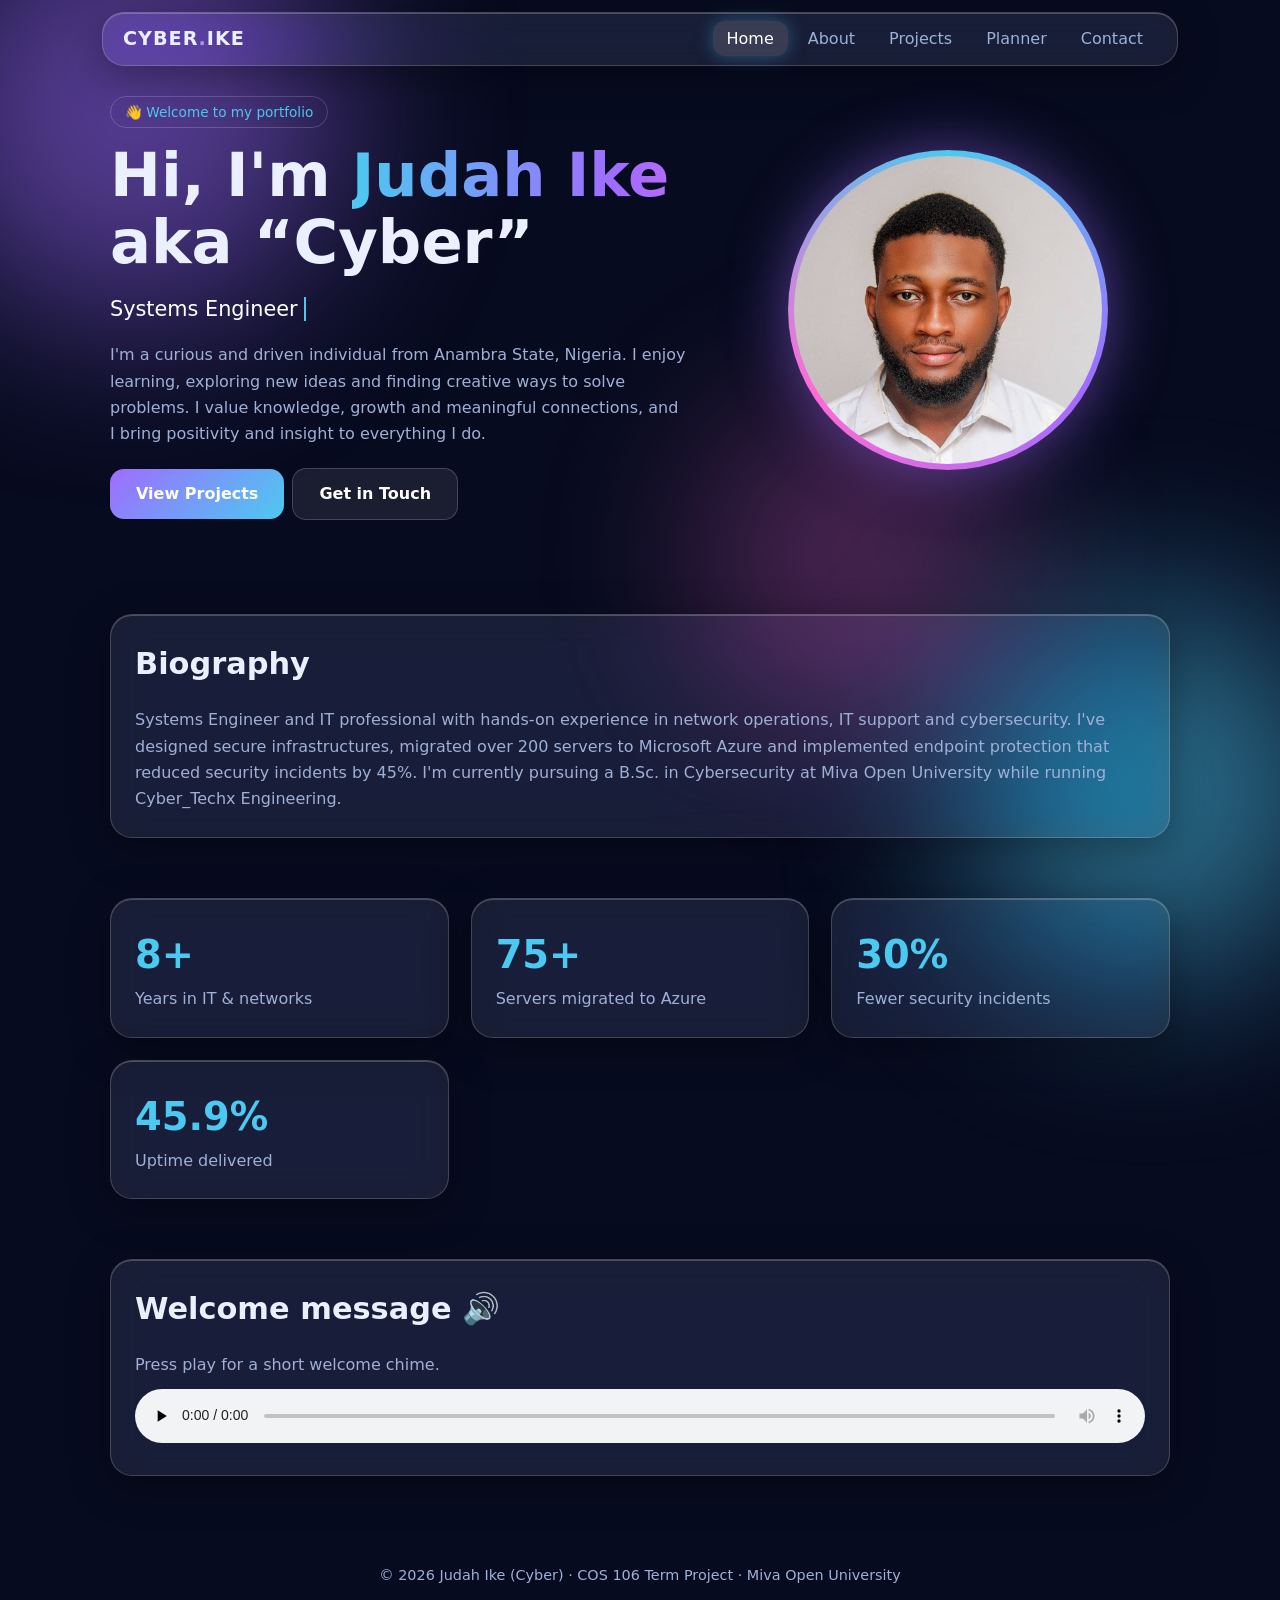
<file: index.html>
<!DOCTYPE html><html lang="en"><head><meta charset="UTF-8"><meta name="viewport" content="width=device-width,initial-scale=1"><meta name="description" content="Judah Ike (Cyber) – Systems Engineer, cybersecurity student and CEO of Cyber_Techx Engineering."><title>Home | Judah Ike</title><link rel="stylesheet" href="style.css"></head><body><div class="blobs" aria-hidden="true"><span></span><span></span><span></span></div>
<header><nav class="glass" aria-label="Main navigation"><a class="logo" href="index.html">CYBER<b>.</b>IKE</a><button id="menu" aria-label="Toggle menu">☰</button>
<ul><li><a href="index.html">Home</a></li><li><a href="about.html">About</a></li><li><a href="projects.html">Projects</a></li><li><a href="planner.html">Planner</a></li><li><a href="contact.html">Contact</a></li></ul></nav></header><main class="wrap"><section class="hero"><div><span class="tag">👋 Welcome to my portfolio</span><h1>Hi, I'm <span class="grad">Judah Ike</span><br>aka “Cyber”</h1><p style="font-size:1.3rem;color:#fff"><span id="typed"></span><span class="cursor">&nbsp;</span></p>
<p>I'm a curious and driven individual from Anambra State, Nigeria. I enjoy learning, exploring new ideas and finding creative ways to solve problems. I value knowledge, growth and meaningful connections, and I bring positivity and insight to everything I do.</p>
<a class="btn" href="projects.html">View Projects</a><a class="btn o" href="contact.html">Get in Touch</a></div>
<div class="ring"><img src="assets/judah.jpg" alt="Photograph of Judah Ike"></div></section>
<section class="reveal"><article class="glass card"><h2>Biography</h2><p>Systems Engineer and IT professional with hands-on experience in network operations, IT support and cybersecurity. I've designed secure infrastructures, migrated over 200 servers to Microsoft Azure and implemented endpoint protection that reduced security incidents by 45%. I'm currently pursuing a B.Sc. in Cybersecurity at Miva Open University while running Cyber_Techx Engineering.</p></article></section>
<section class="grid"><div class="glass card reveal"><div class="stat" data-count="8" data-suffix="+">0</div><p>Years in IT &amp; networks</p></div><div class="glass card reveal"><div class="stat" data-count="200" data-suffix="+">0</div><p>Servers migrated to Azure</p></div><div class="glass card reveal"><div class="stat" data-count="45" data-suffix="%">0</div><p>Fewer security incidents</p></div><div class="glass card reveal"><div class="stat" data-count="99" data-suffix=".9%">0</div><p>Uptime delivered</p></div></section>
<section class="glass card reveal"><h2>Welcome message 🔊</h2><p>Press play for a short welcome chime.</p><audio controls preload="none" src="assets/welcome.wav">Your browser does not support audio.</audio></section></main><footer><p>© <span class="year"></span> Judah Ike (Cyber) · COS 106 Term Project · Miva Open University</p></footer><script src="script.js"></script></body></html>
</file>
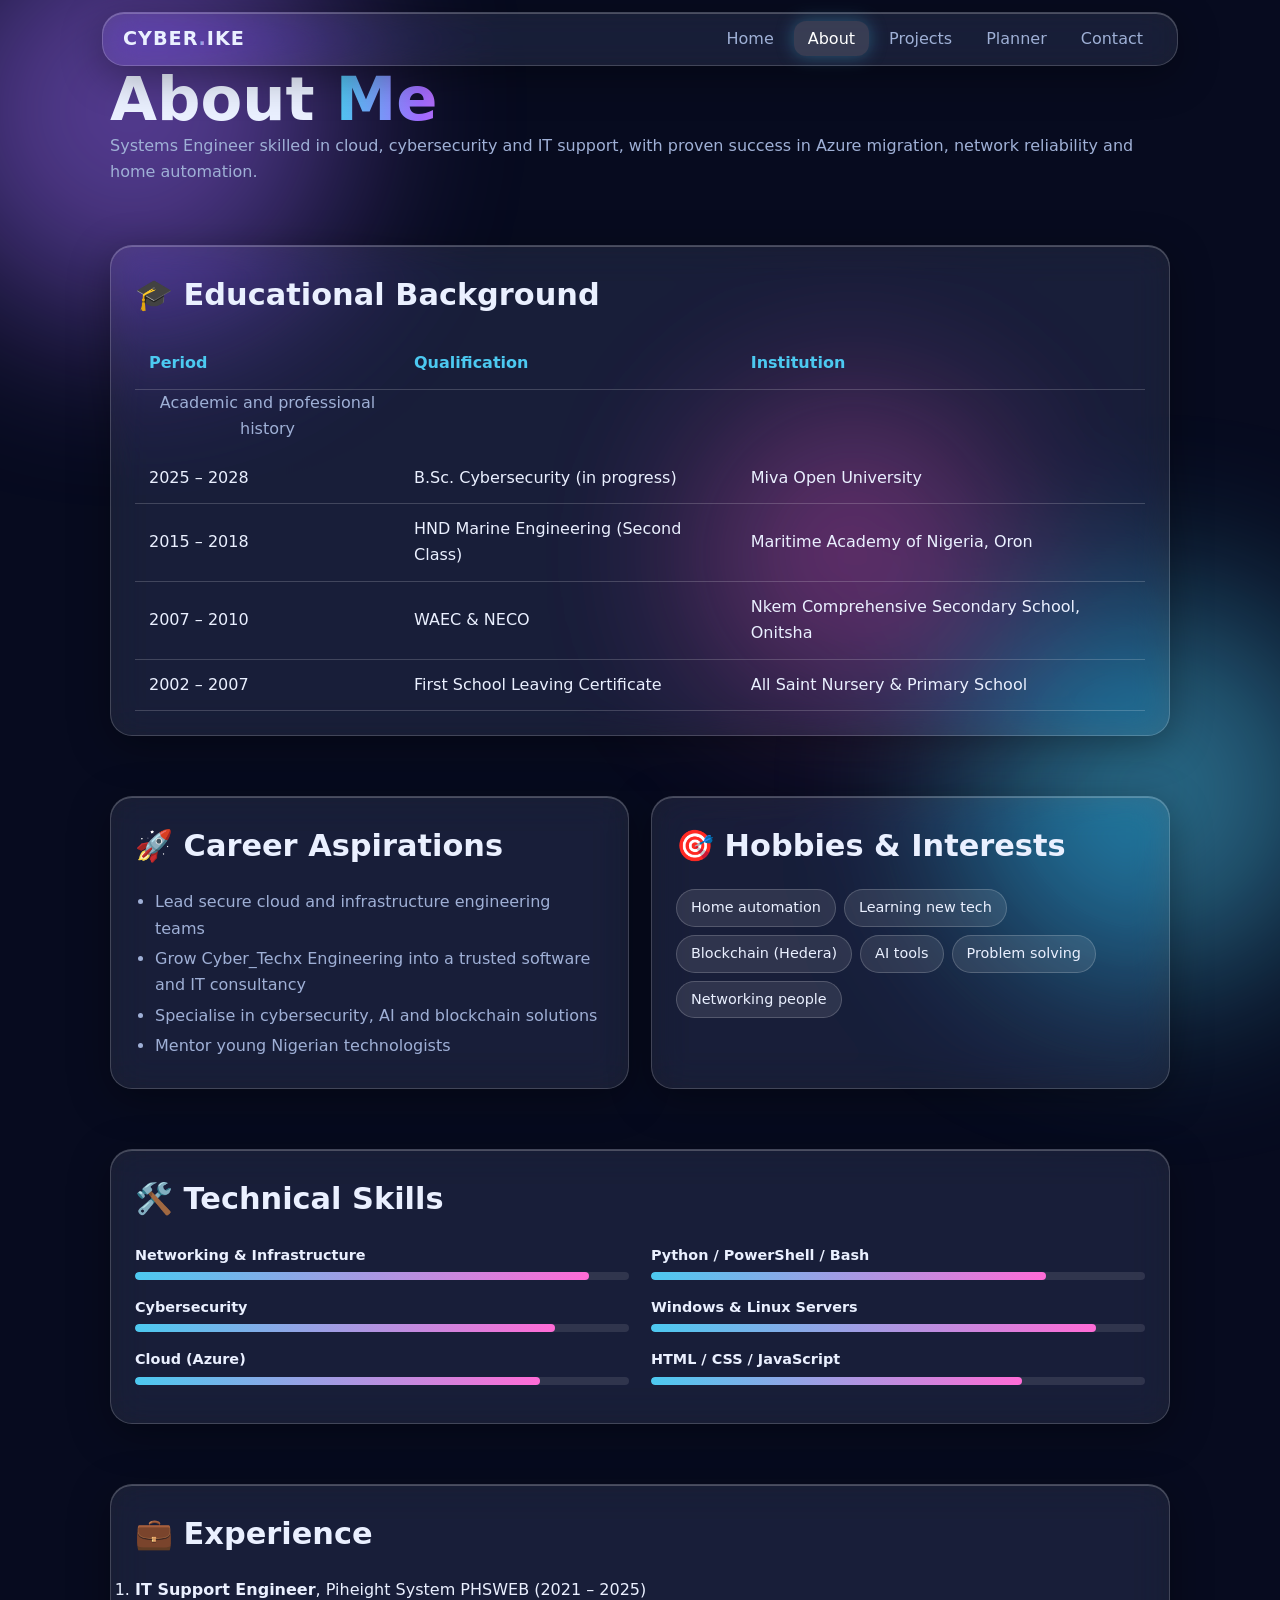
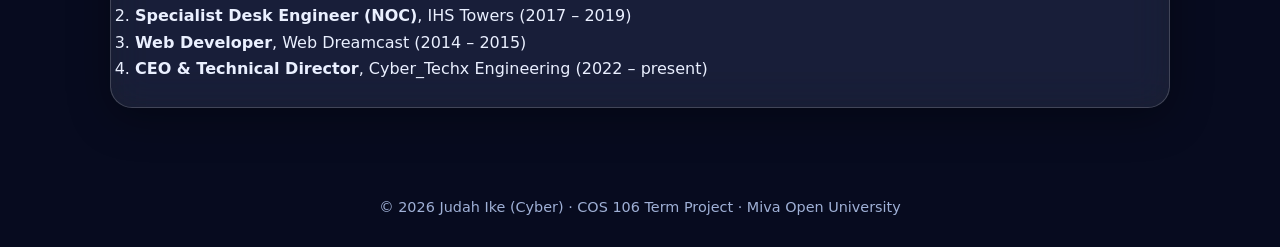
<file: about.html>
<!DOCTYPE html><html lang="en"><head><meta charset="UTF-8"><meta name="viewport" content="width=device-width,initial-scale=1"><meta name="description" content="Judah Ike (Cyber) – Systems Engineer, cybersecurity student and CEO of Cyber_Techx Engineering."><title>About | Judah Ike</title><link rel="stylesheet" href="style.css"></head><body><div class="blobs" aria-hidden="true"><span></span><span></span><span></span></div>
<header><nav class="glass" aria-label="Main navigation"><a class="logo" href="index.html">CYBER<b>.</b>IKE</a><button id="menu" aria-label="Toggle menu">☰</button>
<ul><li><a href="index.html">Home</a></li><li><a href="about.html">About</a></li><li><a href="projects.html">Projects</a></li><li><a href="planner.html">Planner</a></li><li><a href="contact.html">Contact</a></li></ul></nav></header><main class="wrap"><section class="reveal"><h1>About <span class="grad">Me</span></h1><p>Systems Engineer skilled in cloud, cybersecurity and IT support, with proven success in Azure migration, network reliability and home automation.</p></section>
<section class="reveal glass card"><h2>🎓 Educational Background</h2><div class="scroll"><table><caption class="row">Academic and professional history</caption><thead><tr><th>Period</th><th>Qualification</th><th>Institution</th></tr></thead><tbody>
<tr><td>2025 – 2028</td><td>B.Sc. Cybersecurity (in progress)</td><td>Miva Open University</td></tr>
<tr><td>2015 – 2018</td><td>HND Marine Engineering (Second Class)</td><td>Maritime Academy of Nigeria, Oron</td></tr>
<tr><td>2007 – 2010</td><td>WAEC &amp; NECO</td><td>Nkem Comprehensive Secondary School, Onitsha</td></tr>
<tr><td>2002 – 2007</td><td>First School Leaving Certificate</td><td>All Saint Nursery &amp; Primary School</td></tr></tbody></table></div></section>
<section class="grid"><article class="glass card reveal"><h2>🚀 Career Aspirations</h2><ul class="list"><li>Lead secure cloud and infrastructure engineering teams</li><li>Grow Cyber_Techx Engineering into a trusted software and IT consultancy</li><li>Specialise in cybersecurity, AI and blockchain solutions</li><li>Mentor young Nigerian technologists</li></ul></article>
<article class="glass card reveal"><h2>🎯 Hobbies &amp; Interests</h2><ul class="chips"><li>Home automation</li><li>Learning new tech</li><li>Blockchain (Hedera)</li><li>AI tools</li><li>Problem solving</li><li>Networking people</li></ul></article></section>
<section class="glass card reveal"><h2>🛠️ Technical Skills</h2><div class="grid"><div><label>Networking &amp; Infrastructure</label><div class="bar"><i data-w="92"></i></div><label>Cybersecurity</label><div class="bar"><i data-w="85"></i></div><label>Cloud (Azure)</label><div class="bar"><i data-w="82"></i></div></div><div><label>Python / PowerShell / Bash</label><div class="bar"><i data-w="80"></i></div><label>Windows &amp; Linux Servers</label><div class="bar"><i data-w="90"></i></div><label>HTML / CSS / JavaScript</label><div class="bar"><i data-w="75"></i></div></div></div></section>
<section class="glass card reveal"><h2>💼 Experience</h2><ol class="list"><li><b>IT Support Engineer</b>, Piheight System PHSWEB (2021 – 2025)</li><li><b>Specialist Desk Engineer (NOC)</b>, IHS Towers (2017 – 2019)</li><li><b>Web Developer</b>, Web Dreamcast (2014 – 2015)</li><li><b>CEO &amp; Technical Director</b>, Cyber_Techx Engineering (2022 – present)</li></ol></section></main><footer><p>© <span class="year"></span> Judah Ike (Cyber) · COS 106 Term Project · Miva Open University</p></footer><script src="script.js"></script></body></html>
</file>
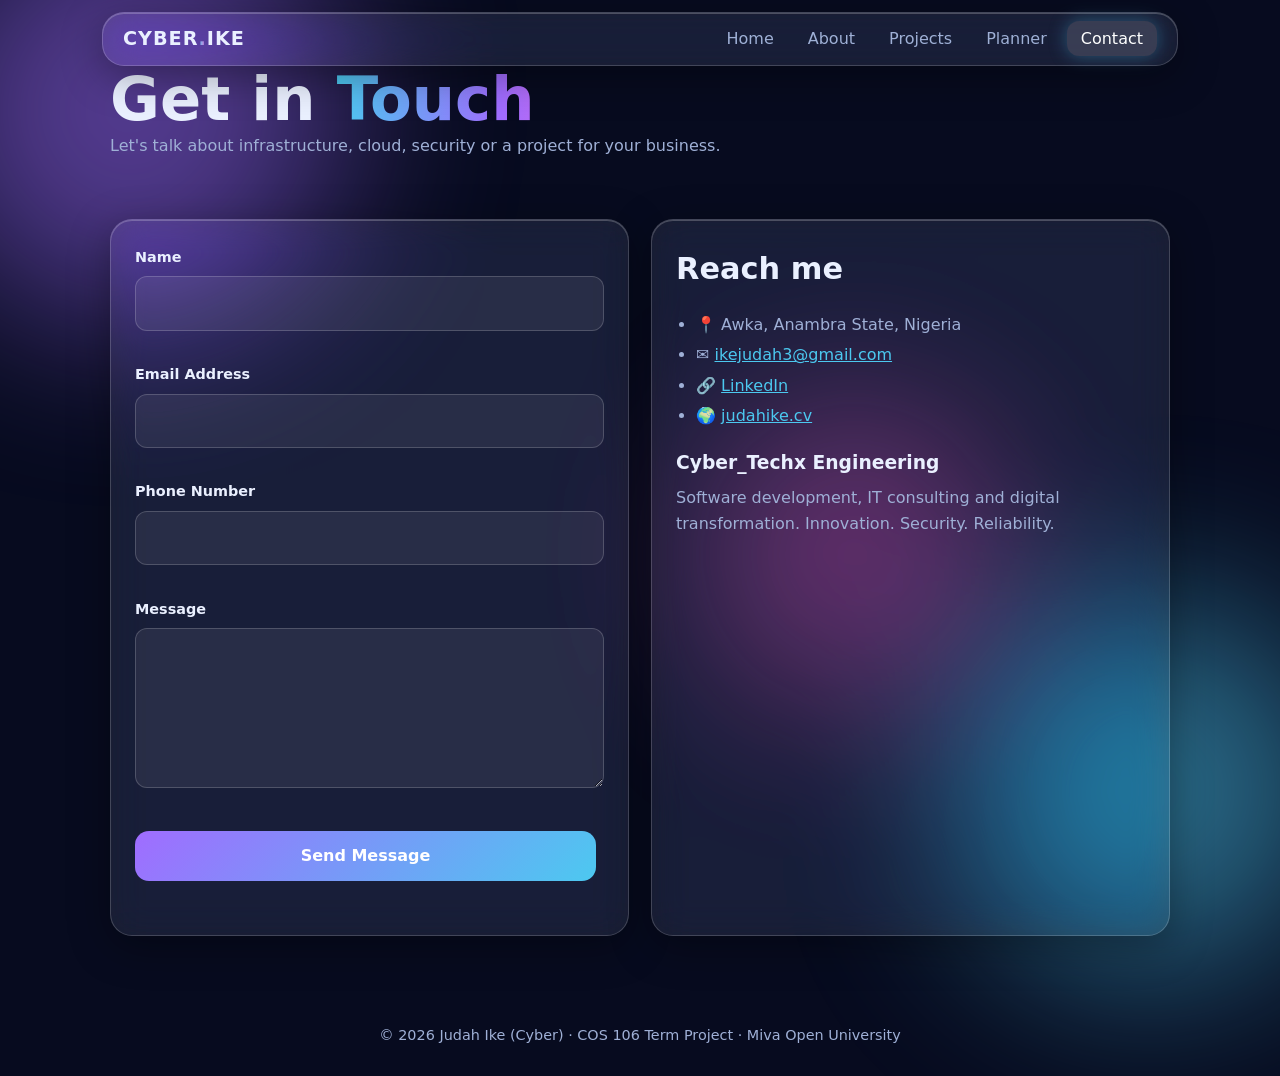
<file: contact.html>
<!DOCTYPE html><html lang="en"><head><meta charset="UTF-8"><meta name="viewport" content="width=device-width,initial-scale=1"><meta name="description" content="Judah Ike (Cyber) – Systems Engineer, cybersecurity student and CEO of Cyber_Techx Engineering."><title>Contact | Judah Ike</title><link rel="stylesheet" href="style.css"></head><body><div class="blobs" aria-hidden="true"><span></span><span></span><span></span></div>
<header><nav class="glass" aria-label="Main navigation"><a class="logo" href="index.html">CYBER<b>.</b>IKE</a><button id="menu" aria-label="Toggle menu">☰</button>
<ul><li><a href="index.html">Home</a></li><li><a href="about.html">About</a></li><li><a href="projects.html">Projects</a></li><li><a href="planner.html">Planner</a></li><li><a href="contact.html">Contact</a></li></ul></nav></header><main class="wrap"><section class="reveal"><h1>Get in <span class="grad">Touch</span></h1><p>Let's talk about infrastructure, cloud, security or a project for your business.</p></section>
<section class="grid"><div class="glass card reveal"><form id="contactForm" novalidate><div><label for="name">Name</label><input id="name" name="name" type="text"><span class="err" id="e-name"></span></div><div><label for="email">Email Address</label><input id="email" name="email" type="email"><span class="err" id="e-email"></span></div><div><label for="phone">Phone Number</label><input id="phone" name="phone" type="tel"><span class="err" id="e-phone"></span></div><div><label for="message">Message</label><textarea id="message" name="message" rows="5"></textarea><span class="err" id="e-message"></span></div><button class="btn" type="submit">Send Message</button><p class="ok" id="status" role="status"></p></form></div>
<aside class="glass card reveal"><h2>Reach me</h2><ul class="list"><li>📍 Awka, Anambra State, Nigeria</li><li>✉️ <a style="color:var(--a)" href="mailto:ikejudah3@gmail.com">ikejudah3@gmail.com</a></li><li>🔗 <a style="color:var(--a)" href="https://www.linkedin.com/in/judah-ike/">LinkedIn</a></li><li>🌍 <a style="color:var(--a)" href="https://judahike.cv">judahike.cv</a></li></ul><h3 style="margin-top:18px">Cyber_Techx Engineering</h3><p>Software development, IT consulting and digital transformation. Innovation. Security. Reliability.</p></aside></section></main><footer><p>© <span class="year"></span> Judah Ike (Cyber) · COS 106 Term Project · Miva Open University</p></footer><script src="script.js"></script></body></html>
</file>
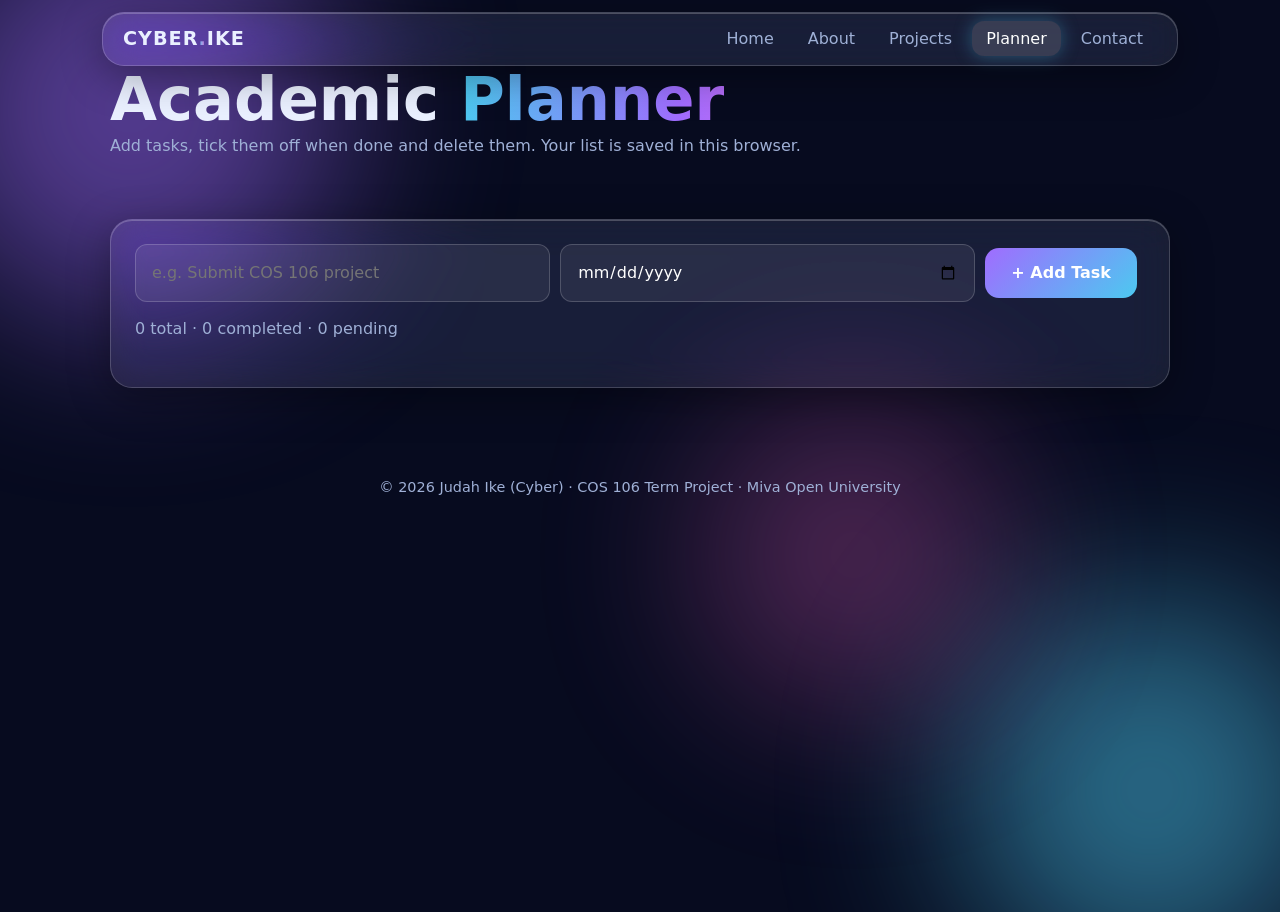
<file: planner.html>
<!DOCTYPE html><html lang="en"><head><meta charset="UTF-8"><meta name="viewport" content="width=device-width,initial-scale=1"><meta name="description" content="Judah Ike (Cyber) – Systems Engineer, cybersecurity student and CEO of Cyber_Techx Engineering."><title>Planner | Judah Ike</title><link rel="stylesheet" href="style.css"></head><body><div class="blobs" aria-hidden="true"><span></span><span></span><span></span></div>
<header><nav class="glass" aria-label="Main navigation"><a class="logo" href="index.html">CYBER<b>.</b>IKE</a><button id="menu" aria-label="Toggle menu">☰</button>
<ul><li><a href="index.html">Home</a></li><li><a href="about.html">About</a></li><li><a href="projects.html">Projects</a></li><li><a href="planner.html">Planner</a></li><li><a href="contact.html">Contact</a></li></ul></nav></header><main class="wrap"><section class="reveal"><h1>Academic <span class="grad">Planner</span></h1><p>Add tasks, tick them off when done and delete them. Your list is saved in this browser.</p></section>
<section class="glass card reveal"><form id="taskForm" class="add"><input id="taskText" type="text" placeholder="e.g. Submit COS 106 project" aria-label="Task" required><input id="taskDue" type="date" aria-label="Due date"><button class="btn" type="submit">+ Add Task</button></form><p id="count" style="margin-top:14px"></p><ul id="list"></ul></section></main><footer><p>© <span class="year"></span> Judah Ike (Cyber) · COS 106 Term Project · Miva Open University</p></footer><script src="script.js"></script></body></html>
</file>
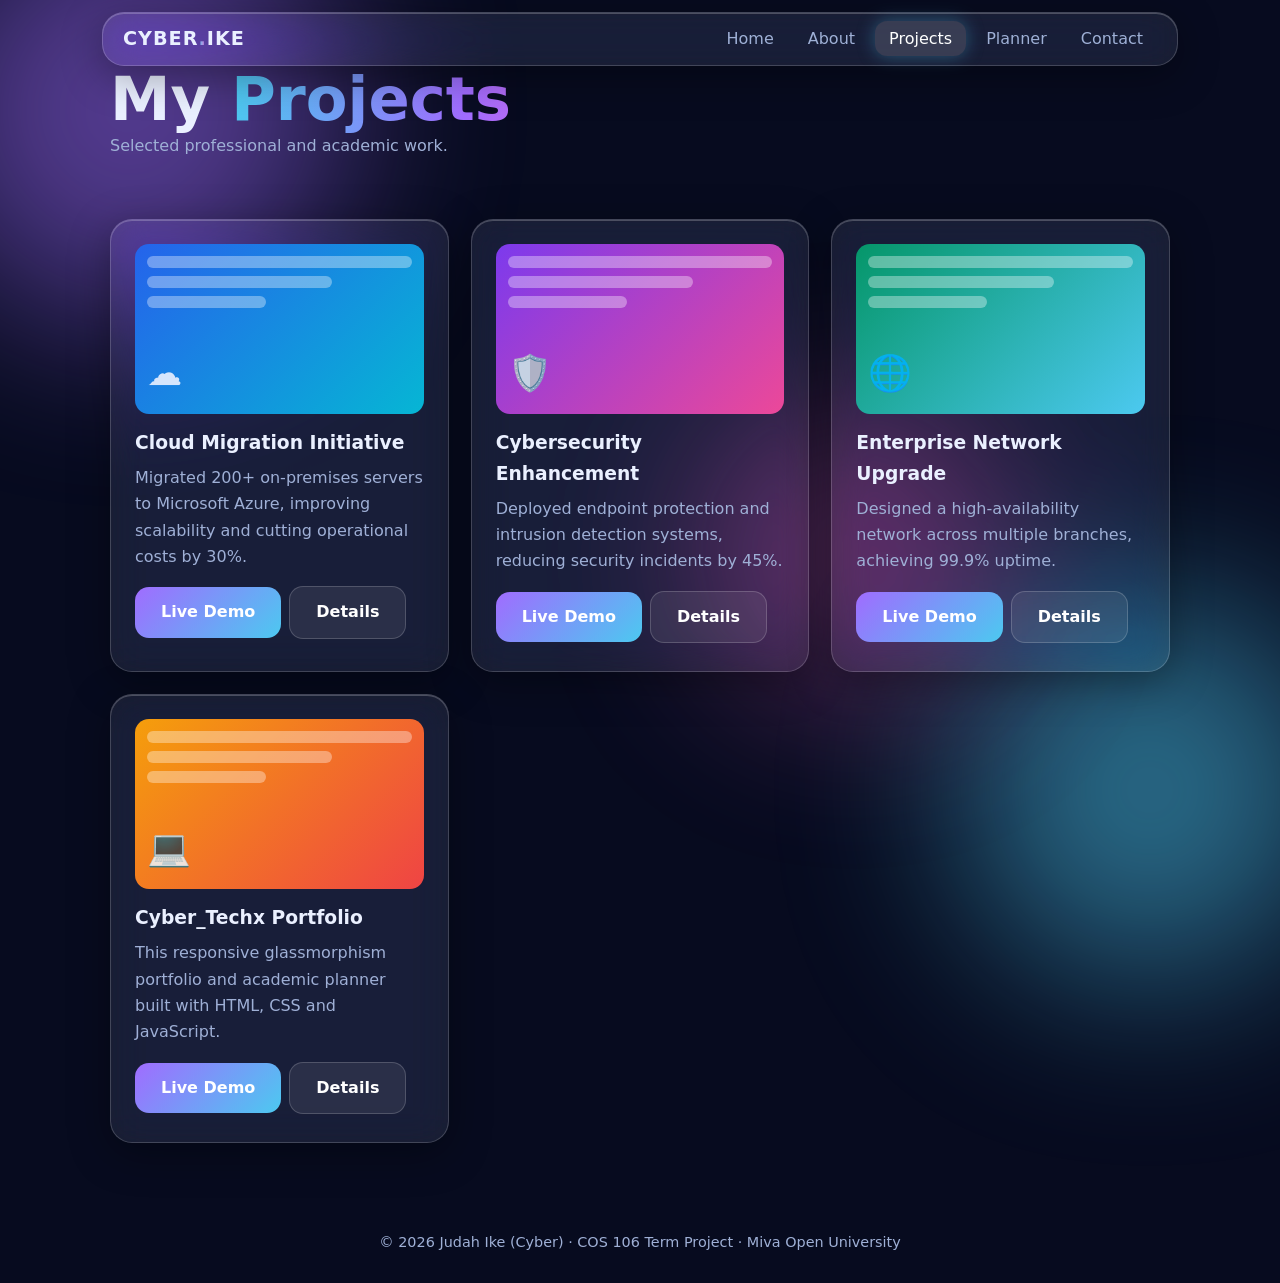
<file: projects.html>
<!DOCTYPE html><html lang="en"><head><meta charset="UTF-8"><meta name="viewport" content="width=device-width,initial-scale=1"><meta name="description" content="Judah Ike (Cyber) – Systems Engineer, cybersecurity student and CEO of Cyber_Techx Engineering."><title>Projects | Judah Ike</title><link rel="stylesheet" href="style.css"></head><body><div class="blobs" aria-hidden="true"><span></span><span></span><span></span></div>
<header><nav class="glass" aria-label="Main navigation"><a class="logo" href="index.html">CYBER<b>.</b>IKE</a><button id="menu" aria-label="Toggle menu">☰</button>
<ul><li><a href="index.html">Home</a></li><li><a href="about.html">About</a></li><li><a href="projects.html">Projects</a></li><li><a href="planner.html">Planner</a></li><li><a href="contact.html">Contact</a></li></ul></nav></header><main class="wrap"><section class="reveal"><h1>My <span class="grad">Projects</span></h1><p>Selected professional and academic work.</p></section><section class="grid"><article class="glass card reveal"><figure><div class="shot s1" role="img" aria-label="Cloud Migration Initiative screenshot"><span></span><span></span><span></span><em>☁️</em></div><figcaption><h3>Cloud Migration Initiative</h3></figcaption></figure><p>Migrated 200+ on-premises servers to Microsoft Azure, improving scalability and cutting operational costs by 30%.</p><p style="margin-top:12px"><a class="btn" href="#">Live Demo</a><a class="btn o" href="https://www.linkedin.com/in/judah-ike/">Details</a></p></article><article class="glass card reveal"><figure><div class="shot s2" role="img" aria-label="Cybersecurity Enhancement screenshot"><span></span><span></span><span></span><em>🛡️</em></div><figcaption><h3>Cybersecurity Enhancement</h3></figcaption></figure><p>Deployed endpoint protection and intrusion detection systems, reducing security incidents by 45%.</p><p style="margin-top:12px"><a class="btn" href="#">Live Demo</a><a class="btn o" href="https://www.linkedin.com/in/judah-ike/">Details</a></p></article><article class="glass card reveal"><figure><div class="shot s3" role="img" aria-label="Enterprise Network Upgrade screenshot"><span></span><span></span><span></span><em>🌐</em></div><figcaption><h3>Enterprise Network Upgrade</h3></figcaption></figure><p>Designed a high-availability network across multiple branches, achieving 99.9% uptime.</p><p style="margin-top:12px"><a class="btn" href="#">Live Demo</a><a class="btn o" href="https://www.linkedin.com/in/judah-ike/">Details</a></p></article><article class="glass card reveal"><figure><div class="shot s4" role="img" aria-label="Cyber_Techx Portfolio screenshot"><span></span><span></span><span></span><em>💻</em></div><figcaption><h3>Cyber_Techx Portfolio</h3></figcaption></figure><p>This responsive glassmorphism portfolio and academic planner built with HTML, CSS and JavaScript.</p><p style="margin-top:12px"><a class="btn" href="#">Live Demo</a><a class="btn o" href="https://www.linkedin.com/in/judah-ike/">Details</a></p></article></section></main><footer><p>© <span class="year"></span> Judah Ike (Cyber) · COS 106 Term Project · Miva Open University</p></footer><script src="script.js"></script></body></html>
</file>
<file: style.css>
:root{--bg:#070b1f;--g:rgba(255,255,255,.08);--b:rgba(255,255,255,.18);--a:#4cc9f0;--a2:#a06cff;--a3:#ff6bd6;--t:#eaf0ff;--m:#9fb0d6}
*{box-sizing:border-box;margin:0;padding:0}html{scroll-behavior:smooth}
body{font-family:'Segoe UI',system-ui,sans-serif;background:var(--bg);color:var(--t);min-height:100vh;line-height:1.65;overflow-x:hidden}
.blobs span{position:fixed;border-radius:50%;filter:blur(90px);opacity:.5;z-index:-1;animation:drift 20s ease-in-out infinite}
.blobs span:nth-child(1){width:420px;height:420px;background:var(--a2);top:-100px;left:-80px}
.blobs span:nth-child(2){width:380px;height:380px;background:var(--a);bottom:-80px;right:-60px;animation-delay:-7s}
.blobs span:nth-child(3){width:300px;height:300px;background:var(--a3);top:45%;left:55%;animation-delay:-13s;opacity:.3}
@keyframes drift{50%{transform:translate(60px,-50px) scale(1.15)}}
.wrap{max-width:1100px;margin:auto;padding:0 20px}
.glass{background:var(--g);border:1px solid var(--b);backdrop-filter:blur(18px) saturate(150%);-webkit-backdrop-filter:blur(18px) saturate(150%);border-radius:22px;box-shadow:0 10px 40px rgba(0,0,0,.35),inset 0 1px 0 rgba(255,255,255,.22)}
header{position:sticky;top:12px;z-index:10;margin:12px auto 0;max-width:1100px;padding:0 12px}
nav{display:flex;align-items:center;justify-content:space-between;padding:10px 20px}
.logo{font-weight:800;font-size:1.2rem;text-decoration:none;color:var(--t);letter-spacing:1px}.logo b{background:linear-gradient(90deg,var(--a),var(--a3));-webkit-background-clip:text;background-clip:text;color:transparent}
nav ul{display:flex;gap:6px;list-style:none}
nav a:not(.logo){color:var(--m);text-decoration:none;padding:8px 14px;border-radius:12px;transition:.3s}
nav a:not(.logo):hover,nav a.on{color:#fff;background:rgba(255,255,255,.14);box-shadow:0 0 18px rgba(76,201,240,.35)}
#menu{display:none;background:none;border:0;color:#fff;font-size:1.6rem;cursor:pointer}
main{padding:50px 0 30px}section{margin-bottom:60px}
h1{font-size:clamp(2.2rem,6vw,3.8rem);line-height:1.1}h2{font-size:1.9rem;margin-bottom:18px}h3{margin-bottom:6px}
.grad{background:linear-gradient(90deg,var(--a),var(--a2),var(--a3),var(--a));background-size:250%;-webkit-background-clip:text;background-clip:text;color:transparent;animation:shine 6s linear infinite}
@keyframes shine{to{background-position:250%}}
p{color:var(--m)}.hero{display:grid;grid-template-columns:1.3fr 1fr;gap:40px;align-items:center;padding:30px 0}
.hero p{margin:16px 0}.tag{display:inline-block;padding:4px 14px;border-radius:99px;font-size:.85rem;border:1px solid var(--b);margin-bottom:14px;color:var(--a)}
.cursor{border-right:2px solid var(--a);animation:blink 1s steps(1) infinite}@keyframes blink{50%{border-color:transparent}}
.ring{width:min(320px,80%);aspect-ratio:1;margin:auto;border-radius:50%;padding:6px;background:conic-gradient(var(--a),var(--a2),var(--a3),var(--a));animation:spin 8s linear infinite;box-shadow:0 0 60px rgba(160,108,255,.5)}
.ring img{width:100%;height:100%;border-radius:50%;object-fit:cover;object-position:top;display:block;animation:spin 8s linear infinite reverse}
@keyframes spin{to{transform:rotate(360deg)}}
.btn{display:inline-block;padding:12px 26px;border-radius:14px;border:0;font:inherit;font-weight:600;color:#fff;cursor:pointer;text-decoration:none;background:linear-gradient(135deg,var(--a2),var(--a));transition:.3s;margin:4px 8px 4px 0}
.btn:hover{transform:translateY(-3px);box-shadow:0 10px 28px rgba(76,201,240,.45)}.btn.o{background:var(--g);border:1px solid var(--b)}
.grid{display:grid;grid-template-columns:repeat(auto-fit,minmax(250px,1fr));gap:22px}
.card{padding:24px;transition:transform .25s,box-shadow .3s;transform-style:preserve-3d}.card:hover{box-shadow:0 16px 50px rgba(160,108,255,.35),inset 0 1px 0 rgba(255,255,255,.3)}
.stat{font-size:2.4rem;font-weight:800;color:var(--a)}
.reveal{opacity:0;transform:translateY(34px);transition:opacity .8s,transform .8s}.reveal.in{opacity:1;transform:none}
ul.list{padding-left:20px;color:var(--m)}ul.list li{margin:4px 0}
.chips{display:flex;flex-wrap:wrap;gap:8px;list-style:none}.chips li{padding:6px 14px;border-radius:99px;background:rgba(255,255,255,.1);border:1px solid var(--b);font-size:.9rem;transition:.3s}.chips li:hover{background:var(--a2);transform:scale(1.08)}
.bar{height:8px;background:rgba(255,255,255,.1);border-radius:9px;overflow:hidden;margin:4px 0 14px}.bar i{display:block;height:100%;width:0;border-radius:9px;background:linear-gradient(90deg,var(--a),var(--a3));transition:width 1.6s cubic-bezier(.2,.8,.2,1)}
table{width:100%;border-collapse:collapse}th,td{padding:12px 14px;text-align:left;border-bottom:1px solid var(--b)}th{color:var(--a)}.scroll{overflow-x:auto}
.shot{height:170px;border-radius:14px;margin-bottom:14px;padding:12px;position:relative;overflow:hidden;display:flex;flex-direction:column;gap:8px}
.shot span{display:block;height:12px;border-radius:6px;background:rgba(255,255,255,.35);animation:pulse 2.4s ease-in-out infinite}
.shot span:nth-child(2){width:70%;animation-delay:.3s}.shot span:nth-child(3){width:45%;animation-delay:.6s}.shot em{margin-top:auto;font-style:normal;font-size:2.2rem;font-weight:800;opacity:.9}
@keyframes pulse{50%{opacity:.35}}
.s1{background:linear-gradient(135deg,#2563eb,#06b6d4)}.s2{background:linear-gradient(135deg,#7c3aed,#ec4899)}.s3{background:linear-gradient(135deg,#059669,#4cc9f0)}.s4{background:linear-gradient(135deg,#f59e0b,#ef4444)}
form{display:grid;gap:16px}label{font-weight:600;font-size:.9rem}
input,textarea{width:100%;padding:13px 16px;border-radius:12px;border:1px solid var(--b);background:rgba(255,255,255,.07);color:#fff;font:inherit;margin-top:6px;transition:.3s}
input:focus,textarea:focus{outline:0;border-color:var(--a);box-shadow:0 0 0 3px rgba(76,201,240,.25)}
.err{color:#ff7a90;font-size:.82rem;min-height:1.1em;display:block}.ok{color:#5dffb0;font-weight:600;margin-top:10px}
.add{display:flex;gap:10px;flex-wrap:wrap}.add input{flex:1;min-width:180px;margin:0}
#list{list-style:none;margin-top:20px;display:grid;gap:10px}
#list li{display:flex;align-items:center;gap:12px;padding:14px 18px;border-radius:14px;background:rgba(255,255,255,.07);border:1px solid var(--b);animation:pop .4s}
@keyframes pop{from{opacity:0;transform:scale(.9) translateY(10px)}}
#list li.done span{text-decoration:line-through;opacity:.5}#list span{flex:1}#list input{width:20px;height:20px;margin:0;accent-color:var(--a2)}
#list button{background:none;border:0;color:#ff7a90;font-size:1.2rem;cursor:pointer}
.row{display:flex;gap:20px;flex-wrap:wrap;color:var(--m);margin-bottom:10px}audio{width:100%;margin-top:10px}
footer{text-align:center;padding:28px 20px;color:var(--m);font-size:.9rem}
@media(max-width:760px){.hero{grid-template-columns:1fr;text-align:center}.hero .ring{order:-1}#menu{display:block}
nav ul{display:none;position:absolute;top:64px;left:12px;right:12px;flex-direction:column;padding:12px;background:rgba(10,14,40,.85);backdrop-filter:blur(18px);border:1px solid var(--b);border-radius:18px}nav ul.open{display:flex}}
@media(prefers-reduced-motion:reduce){*{animation:none!important;transition:none!important}}
</file>
